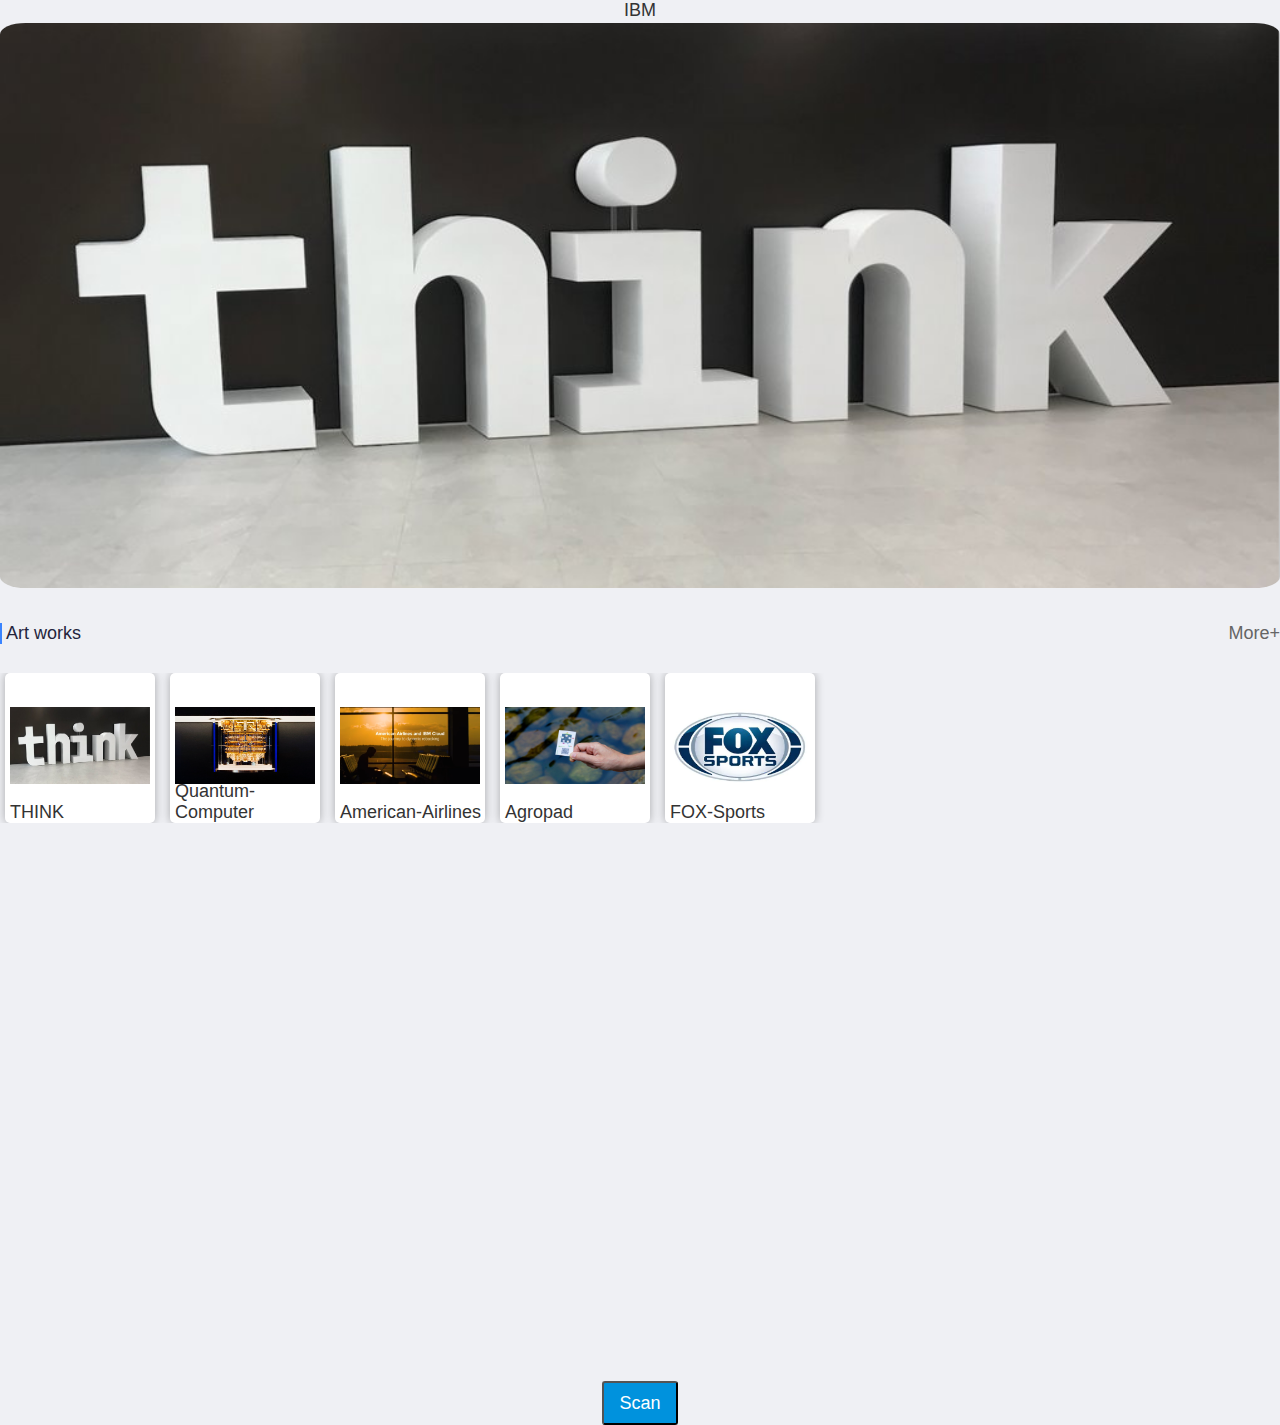
<file: index.html>
<!DOCTYPE html>
<html lang="en">
<head>
    <meta charset="UTF-8">
    <meta http-equiv="X-UA-Compatible" content="IE=edge">
    <meta name="viewport" content="width=device-width, initial-scale=1.0">
    <title>IBM-Tour</title>
    <!-- 引入当前页面的样式表 -->
    <link rel="stylesheet" href="./css/index.css">
     <!-- 引入图标字体库 -->
    <link rel="stylesheet" href="./fa/css/all.min.css">

</head>
<body>
    
    <!-- <header class="top-bar">
        <div class="menu-btn">
            <a href="#">
                <i class="fas fa-stream"></i>
            </a>
        </div>
     
        <h1 class="logo">
            <a href="#">
                IBM
            </a>
        </h1>
        <div class="search-btn" hidden>
            <a href="#">
                <i class="fas fa-search"></i>
            </a>
        </div>
    </header> -->
    
    <header style="text-align: center;">    
        <h1>IBM</h1>  
    </header>

    <!-- banner -->
    <div class="banner ">
        <a href="detail.html?param1=think">
            <img src="./artworks/THINK/cover.png" alt="">
        </a>
    </div>

    <!-- 艺术品列表 -->
    <div class="artworks-list">
        <div class="title">
            <h2>Art works</h2>
            <a class="more" href="more.html">More+ </a>
        </div>

        <!-- 艺术品容器 -->
        <div class="item-list" id="artwork-list"></div>

    </div>
    <div>
        <a href="ai_detect.html"><center><button class="scan_btn">Scan</button></center></a>
    </div>

    <script>
        let allArtwork = ['THINK', 'Quantum-Computer', 'American-Airlines', 'Agropad', 'FOX-Sports'];
        let artwork_list = document.getElementById("artwork-list");

        for(var i=0; i<allArtwork.length; i++)
        { 
            artwork_list.innerHTML += '<a href=detail.html?param1=' + allArtwork[i] + '>' + '<div class="items">'
                + '<div>' + '<img src="./artworks/' + allArtwork[i] + '/cover.png">'
                + '</div> <h3>' + allArtwork[i] + '</h3> </div> </a>';
              
        }
    </script>

    <script>
        window.watsonAssistantChatOptions = {
        integrationID: "474ccce9-be3b-4a4a-80c7-41d83fa840de", // The ID of this integration.
        region: "eu-gb", // The region your integration is hosted in.
        serviceInstanceID: "072a7f17-84a8-4fa4-938e-3e6ef0bf3272", // The ID of your service instance.
        onLoad: function(instance) { instance.render(); }
        };
        setTimeout(function(){
        const t=document.createElement('script');
        t.src="https://web-chat.global.assistant.watson.appdomain.cloud/versions/" + (window.watsonAssistantChatOptions.clientVersion || 'latest') + "/WatsonAssistantChatEntry.js";
        document.head.appendChild(t);
        });
    </script>
</body>
</html>
</file>
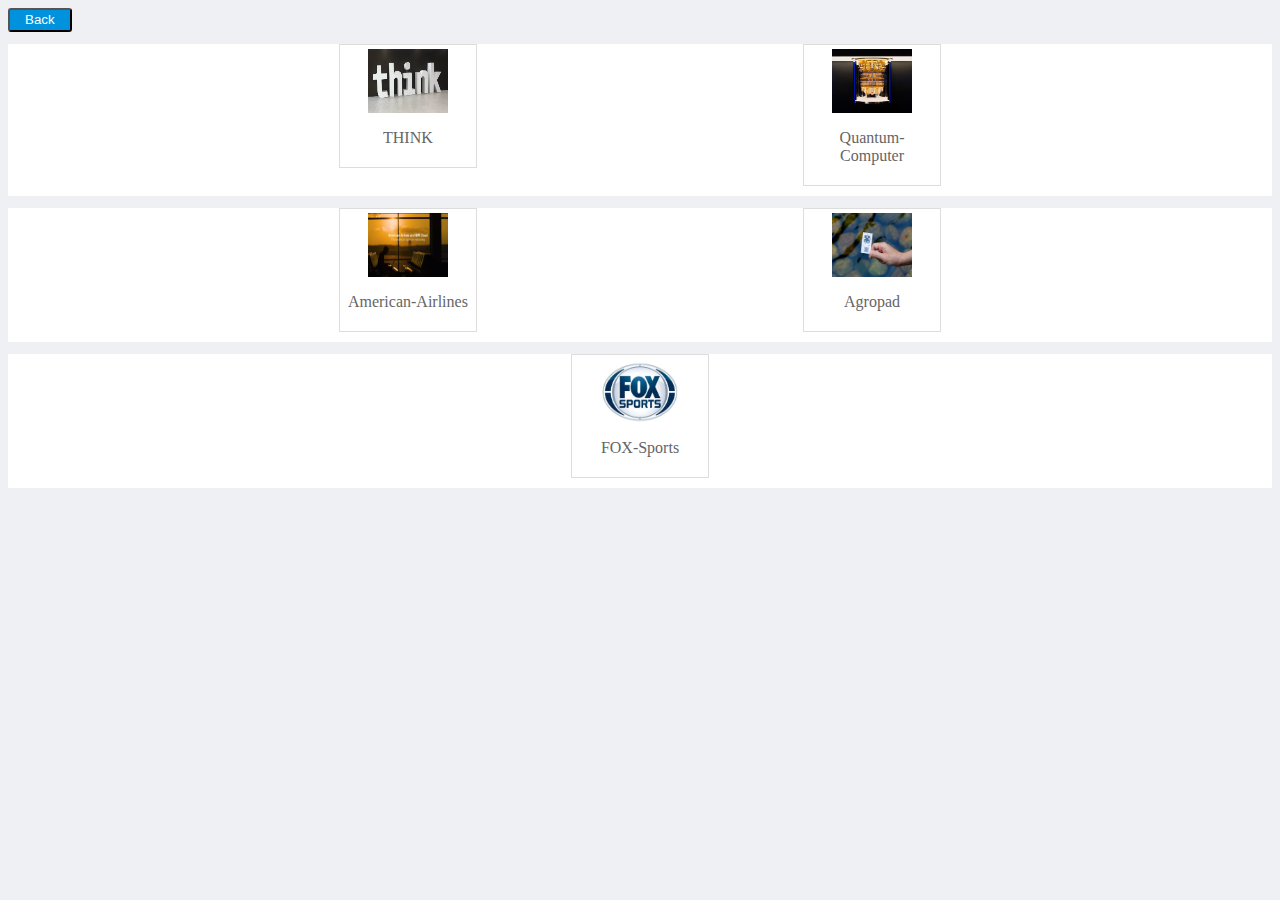
<file: more.html>
<!DOCTYPE html>
<html lang="en">

<head>
    <meta charset="UTF-8">
    <meta http-equiv="X-UA-Compatible" content="IE=edge">
    <meta name="viewport" content="width=device-width, initial-scale=1.0">
    <title>Artwork list</title>
    <link rel="stylesheet" href="./css/more.css">
    <script type="text/javascript">
        document.body.addEventListener('touchstart', function () { });//移动端情况下active不生效解决,完成监听事件
    </script>
</head>

<body>
    <a href="./index.html"><button class="box_btn">Back</button></a>

    <div id="list"></div>
 

    <script>
        let allArtwork = ['THINK', 'Quantum-Computer', 'American-Airlines', 'Agropad', 'FOX-Sports'];
        let list = document.getElementById("list");

        for(var i=0; i<allArtwork.length; i++)
        { 
            if(i+1 < allArtwork.length){
                list.innerHTML += 
                '<div class="box_product_out">'+
                    '<a href=detail.html?param1=' + allArtwork[i] + '>' + '<div class="box_goods">'
                    + '<img src="./artworks/' + allArtwork[i] + '/cover.png">'
                    + '<p>' + allArtwork[i] + '</p> </div> </a>'+
                    '<a href=detail.html?param1=' + allArtwork[i+1] + '>' + '<div class="box_goods">'
                    + '<img src="./artworks/' + allArtwork[i+1] + '/cover.png">'
                    + '<p>' + allArtwork[i+1] + '</p> </div> </a>'+
                '</div>';
            }
            else{
                list.innerHTML += 
                '<div class="box_product_out">'+
                    '<a href=detail.html?param1=' + allArtwork[i] + '>' + '<div class="box_goods">'
                    + '<img src="./artworks/' + allArtwork[i] + '/cover.png">'
                    + '<p>' + allArtwork[i] + '</p> </div> </a>'
                '</div>';
            }
            
            i = i+1;
     
        }
    </script>

</body>

</html>
</file>
<file: css/index.css>
* {
  margin: 0;
  padding: 0;
  font: 18px "Helvetica Neue", Helvetica, Arial, "Microsoft Yahei", "Hiragino Sans GB", "Heiti SC", "WenQuanYi Micro Hei", sans-serif;
  color: #333;
}
.w,
.top-bar,
.banner,
.artworks-list {
  width: 693/40rem;
  margin: 0 auto;
}
html {
  font-size: 100vw/750 * 40;
  background-color: #eff0f4;
}
a {
  text-decoration: none;
}
a:visited {
  color: black;
}
.top-bar {
  height: 175/40rem;
  line-height: 175/40rem;
  display: flex;
  justify-content: space-between;
  align-items: center;
}
.top-bar a {
  color: #24253d;
  font-size: 50/40rem;
}
.top-bar a i {
  color: #999;
  font-size: 20px;
}
.banner {
  margin-top: 2px;
}
.banner img {
  width: 100%;
  border-radius: 2%;
}
.artworks-list {
  height: 200px;
  display: flex;
  flex-flow: column;
  justify-content: space-between;
  margin-bottom: 46px;
  margin-top: 30px;
}
.artworks-list .title {
  display: flex;
  justify-content: space-between;
  align-items: center;
}
.artworks-list .title h2 {
  font-size: 33/40rem;
  color: #24253d;
  border-left: 2px solid #3a84ff;
  padding-left: 4px;
}
.artworks-list .title a {
  font-size: 28/40rem;
  color: #656565;
}
.item-list {
  display: flex;
  overflow: auto;
}
.item-list::-webkit-scrollbar {
  display: none;
}
.items {
  position: relative;
  flex: none;
  box-sizing: border-box;
  width: 150px;
  height: 150px;
  padding: 0px 5px ;
  background-color: #fff;
  box-shadow: 0 0 10px rgba(0, 0, 0, 0.3);
  border-radius: 5px;
  display: flex;
  flex-flow: column;
  justify-content: space-around;
  margin-right: 10px;
  margin-left: 5px;
}
.items img {
  width: 100%;
  /*宽度*/
  height: 4.3rem;
  /**/
}
.items h3 {
  position: absolute;
  bottom: 0;
}
.scan_btn {
  transition: 0.5s;
  padding: 0 15px;
  display: inline-block;
  border-radius: 3px;
  background-color: #0092dd;
  color: #FFFFFF;
  line-height: 40px;
  text-align: center;
  border-width: 2px;
  margin-top: 40%;
}
</file>
<file: css/more.css>
html {
  background-color: #eff0f4;
}
a {
  text-decoration: none;
}
.box_btn {
  transition: 0.5s;
  padding: 0 15px;
  display: inline-block;
  border-radius: 3px;
  background-color: #0092dd;
  color: #FFFFFF;
  line-height: 20px;
  text-align: center;
  border-width: 2px;
}
/*外部节点*/
.box_product_out {
  padding: 0px 0.3rem;
  /**/
  background-color: #FFFFFF;
  /**/
  flex-wrap: wrap;
  /**/
  justify-content: space-evenly;
  /**/
  display: flex;
  /**/
  margin-top: 12px;
}
/**/
.box_goods {
  margin-bottom: 10px;
  /**/
  background-color: #FFFFFF;
  /**/
  padding: 0.25rem;
  /**/
  border: 1px #ddd solid;
  /**/
  width: 8rem;
  /*宽度*/
}
.box_goods:hover {
  color: #656565;
}
.box_goods:active {
  color: #656565;
  box-shadow: 0 0 5px #000000;
  transform: translateY(4px);
}
.box_goods:visited {
  color: #656565;
}
/*商品图片*/
.box_goods img {
  width: 5rem;
  /*宽度*/
  height: 4rem;
  /**/
  text-align: center;
  transition: 0.5s;
  display: block;
  margin: 0 auto;
}
/*商品标题*/
.box_goods p {
  text-align: center;
  color: #656565;
}
</file>
